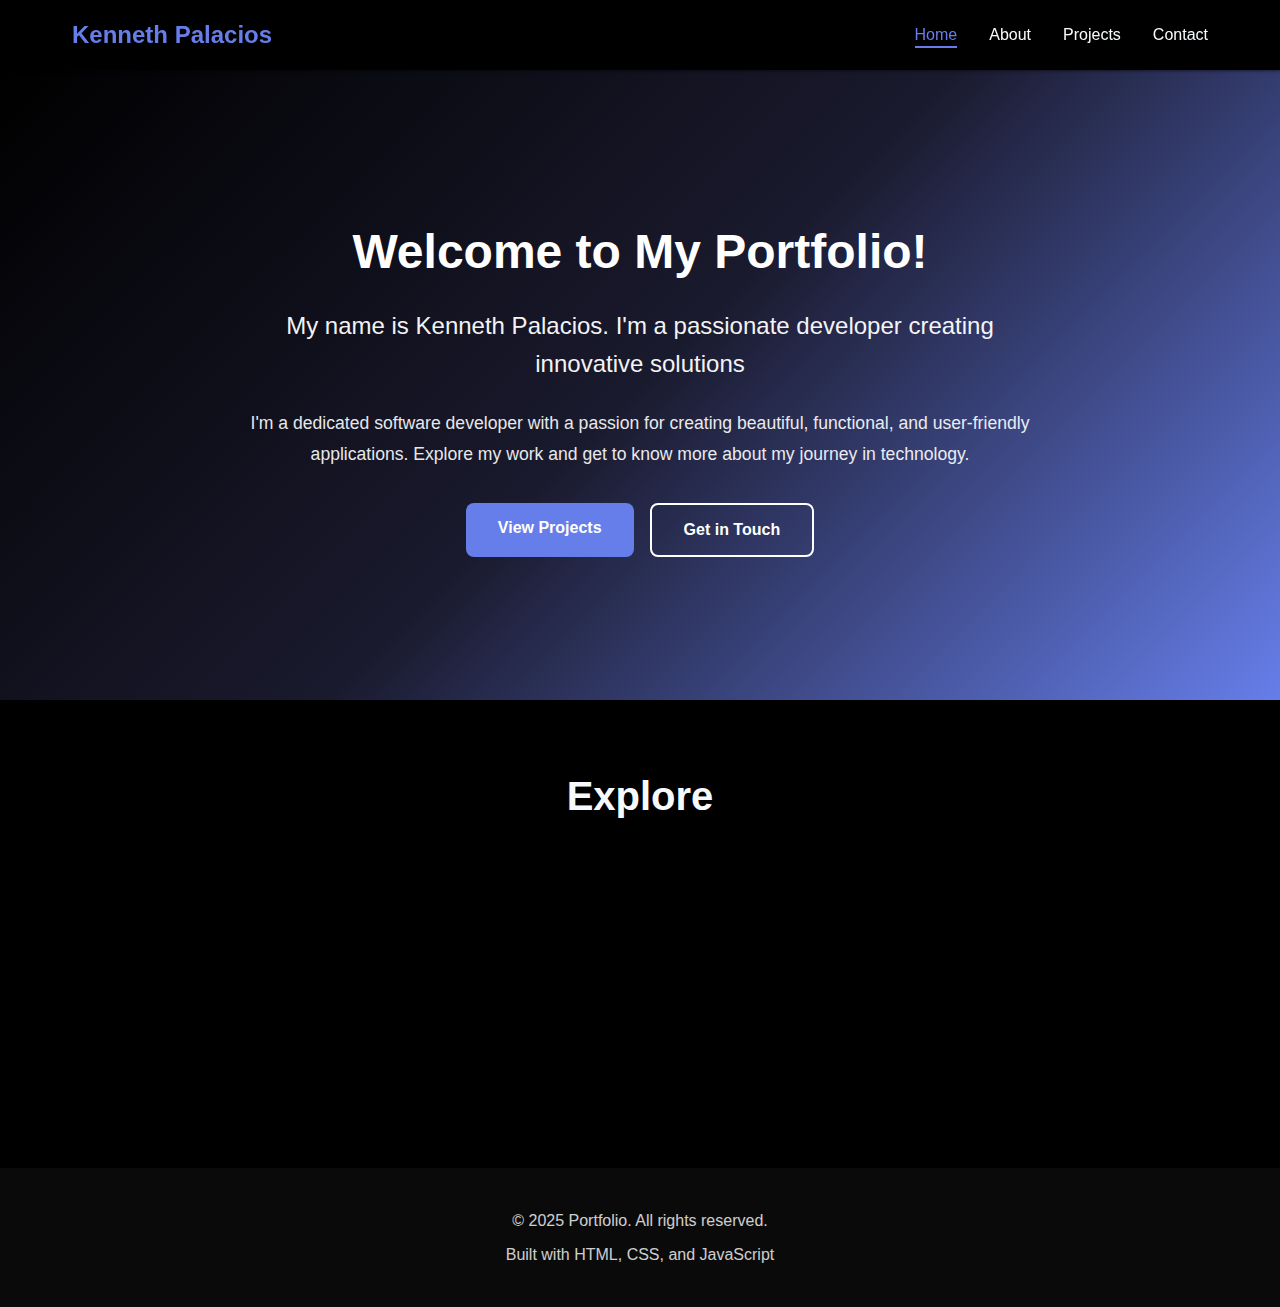
<file: index.html>
<!DOCTYPE html>
<html lang="en">
<head>
    <meta charset="UTF-8">
    <meta name="viewport" content="width=device-width, initial-scale=1.0">
    <meta name="description" content="Personal portfolio website showcasing projects, skills, and experience">
    <title>Home - Portfolio</title>
    <link rel="stylesheet" href="styles.css">
</head>
<body>
    <header>
        <nav class="navbar">
            <div class="nav-brand">
                <a href="index.html">Kenneth Palacios</a>
            </div>
            <ul class="nav-menu" id="navMenu">
                <li><a href="index.html" class="active">Home</a></li>
                <li><a href="about.html">About</a></li>
                <li><a href="projects.html">Projects</a></li>
                <!-- <li><a href="skills.html">Skills</a></li> -->
                <li><a href="contact.html">Contact</a></li>
            </ul>
            <div class="hamburger" id="hamburger" aria-label="Toggle navigation menu">
                <span></span>
                <span></span>
                <span></span>
            </div>
        </nav>
    </header>

    <main>
        <section class="hero">
            <div class="hero-content">
                <h1>Welcome to My Portfolio!</h1>
                <p class="hero-subtitle">My name is Kenneth Palacios. I'm a passionate developer creating innovative solutions</p>
                <p class="hero-description">
                    I'm a dedicated software developer with a passion for creating 
                    beautiful, functional, and user-friendly applications. Explore my work 
                    and get to know more about my journey in technology.
                </p>
                <div class="hero-buttons">
                    <a href="projects.html" class="btn btn-primary">View Projects</a>
                    <a href="contact.html" class="btn btn-secondary">Get in Touch</a>
                </div>
            </div>
        </section>

        <section class="quick-links">
            <div class="container">
                <h2>Explore</h2>
                <div class="links-grid">
                    <a href="about.html" class="link-card">
                        <h3>About Me</h3>
                        <p>Learn about my background, education, and interests</p>
                    </a>
                    <a href="projects.html" class="link-card">
                        <h3>Projects</h3>
                        <p>Check out my latest projects and creations</p>
                    </a>
                    <a href="skills.html" class="link-card">
                        <h3>Skills</h3>
                        <p>View my technical skills and proficiencies</p>
                    </a>
                </div>
            </div>
        </section>
    </main>

    <footer>
        <div class="container">
            <p>&copy; 2025 Portfolio. All rights reserved.</p>
            <p>Built with HTML, CSS, and JavaScript</p>
        </div>
    </footer>

    <script src="script.js"></script>
</body>
</html>
</file>
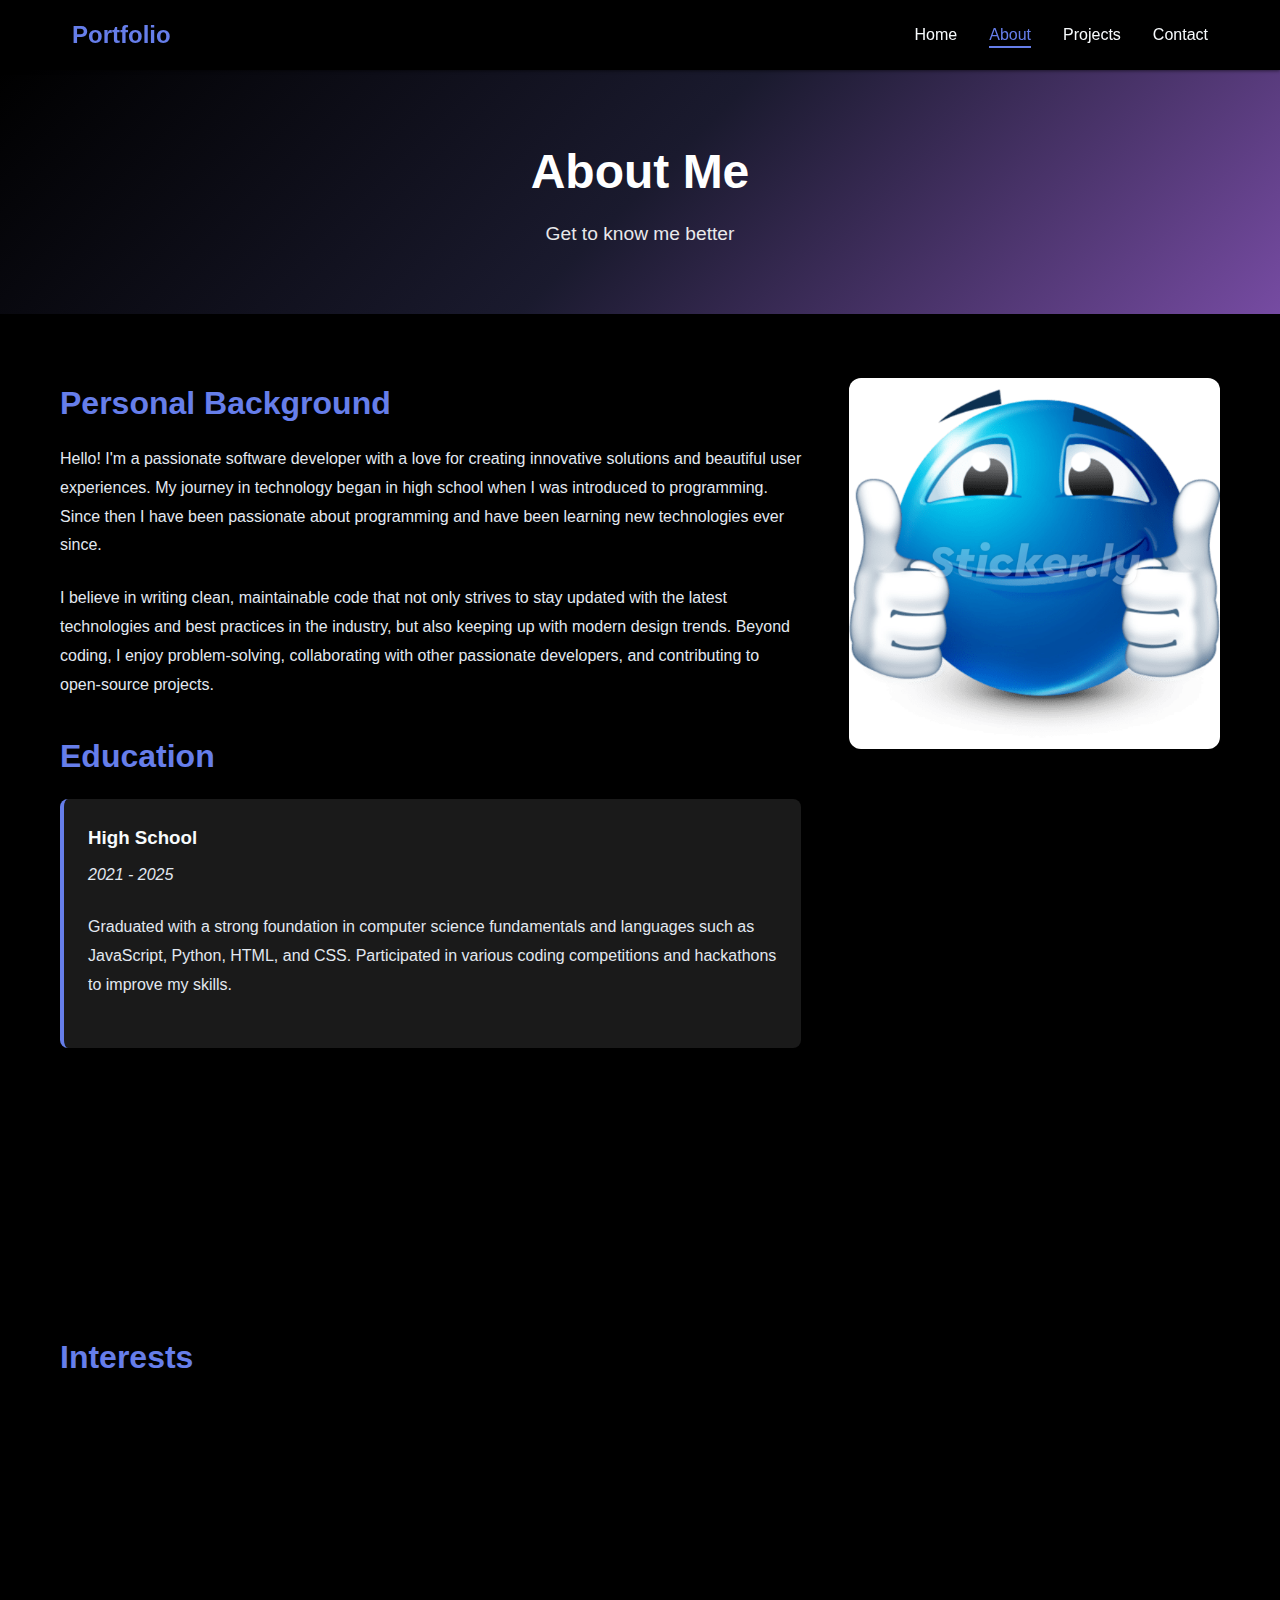
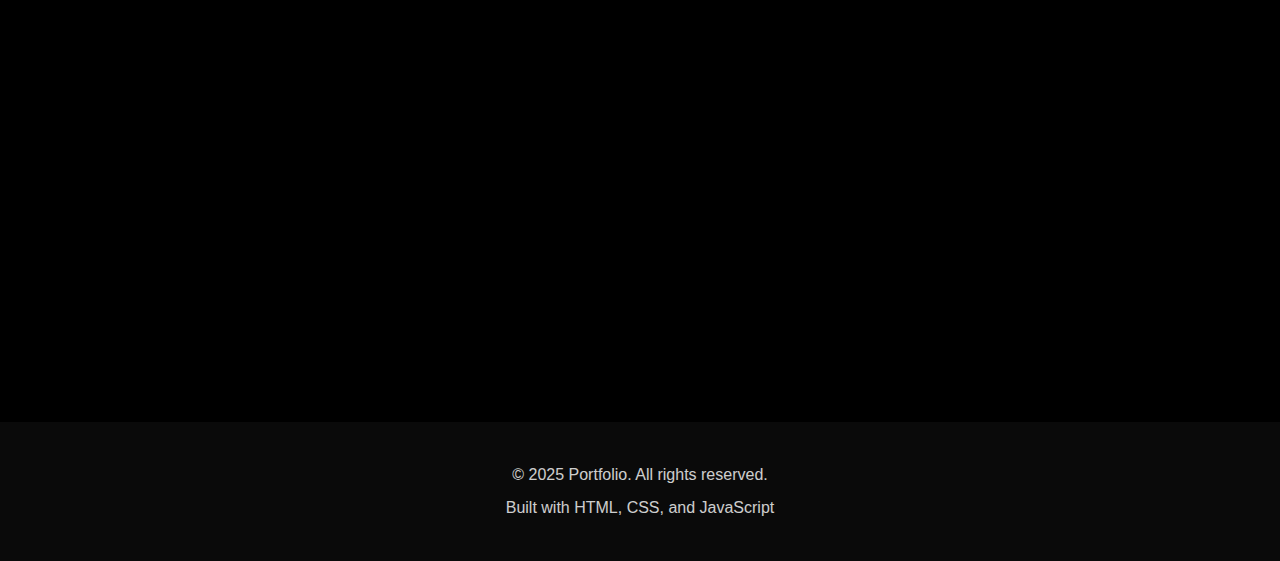
<file: about.html>
<!DOCTYPE html>
<html lang="en">
<head>
    <meta charset="UTF-8">
    <meta name="viewport" content="width=device-width, initial-scale=1.0">
    <meta name="description" content="About me - Personal background, education, and interests">
    <title>About Me - Portfolio</title>
    <link rel="stylesheet" href="styles.css">
</head>
<body>
    <header>
        <nav class="navbar">
            <div class="nav-brand">
                <a href="index.html">Portfolio</a>
            </div>
            <ul class="nav-menu" id="navMenu">
                <li><a href="index.html">Home</a></li>
                <li><a href="about.html" class="active">About</a></li>
                <li><a href="projects.html">Projects</a></li>
                <!-- <li><a href="skills.html">Skills</a></li> -->
                <li><a href="contact.html">Contact</a></li>
            </ul>
            <div class="hamburger" id="hamburger" aria-label="Toggle navigation menu">
                <span></span>
                <span></span>
                <span></span>
            </div>
        </nav>
    </header>

    <main>
        <section class="page-header">
            <div class="container">
                <h1>About Me</h1>
                <p class="page-subtitle">Get to know me better</p>
            </div>
        </section>

        <section class="about-content">
            <div class="container">
                <div class="about-grid">
                    <div class="about-text">
                        <h2>Personal Background</h2>
                        <p>
                            Hello! I'm a passionate software developer with a love for creating 
                            innovative solutions and beautiful user experiences. My journey in 
                            technology began in high school when I was introduced to programming. Since then 
                            I have been passionate about programming and have been learning new technologies ever since.
                        </p>
                        <p>
                            I believe in writing clean, maintainable code that not only strives to 
                            stay updated with the latest technologies and best practices in the 
                            industry, but also keeping up with modern design trends. Beyond coding, I enjoy problem-solving, collaborating with 
                            other passionate developers, and contributing to open-source projects.
                        </p>

                        <h2>Education</h2>
                        <div class="education-item">
                            <h3>High School</h3>
                            <p class="education-date">2021 - 2025</p>
                            <p>
                                Graduated with a strong foundation in computer science fundamentals and languages such as JavaScript, Python, HTML, and CSS. 
                                 Participated in various coding competitions and hackathons to improve my skills.
                            </p>
                        </div>
                        <div class="education-item">
                            <h3>Current</h3>
                            <p class="education-date">2025 - Present</p>
                            <p>
                                Currently attending college at the New Jersey Institute of Technology to pursue a Bachelor of Science in Electrical and Computer Engineering.
                            </p>
                        </div>
                        <h2>Interests</h2>
                        <div class="interests-grid">
                            <div class="interest-item">
                                <h4>Open Source</h4>
                                <p>Contributing to open-source projects and building community</p>
                            </div>
                            <div class="interest-item">
                                <h4>Gaming</h4>
                                <p>I love seeing what other people's projects and how I can take inspiration from them to improve my own projects. </p>
                            </div>
                            <br>
                            <div class="interest-item">
                                <h4>Music</h4>
                                <p>Keeping up with the lastest artists and expanding my music taste helps broaden my horizons and expand my knowledge.</p>
                            </div>
                            <div class="interest-item">
                                <h4>News</h4>
                                <p>Keeping up with the lastest tech news and trends helps me stay updated with the latest technologies and best practices in the industry.</p>
                            </div>
                        </div>
                    </div>
                    <div class="about-image">
                        <img src="images/File_000.png" alt="Profile photo" class="profile-image">
                    </div>
                </div>
            </div>
        </section>
    </main>

    <footer>
        <div class="container">
            <p>&copy; 2025 Portfolio. All rights reserved.</p>
            <p>Built with HTML, CSS, and JavaScript</p>
        </div>
    </footer>

    <script src="script.js"></script>
</body>
</html>
</file>
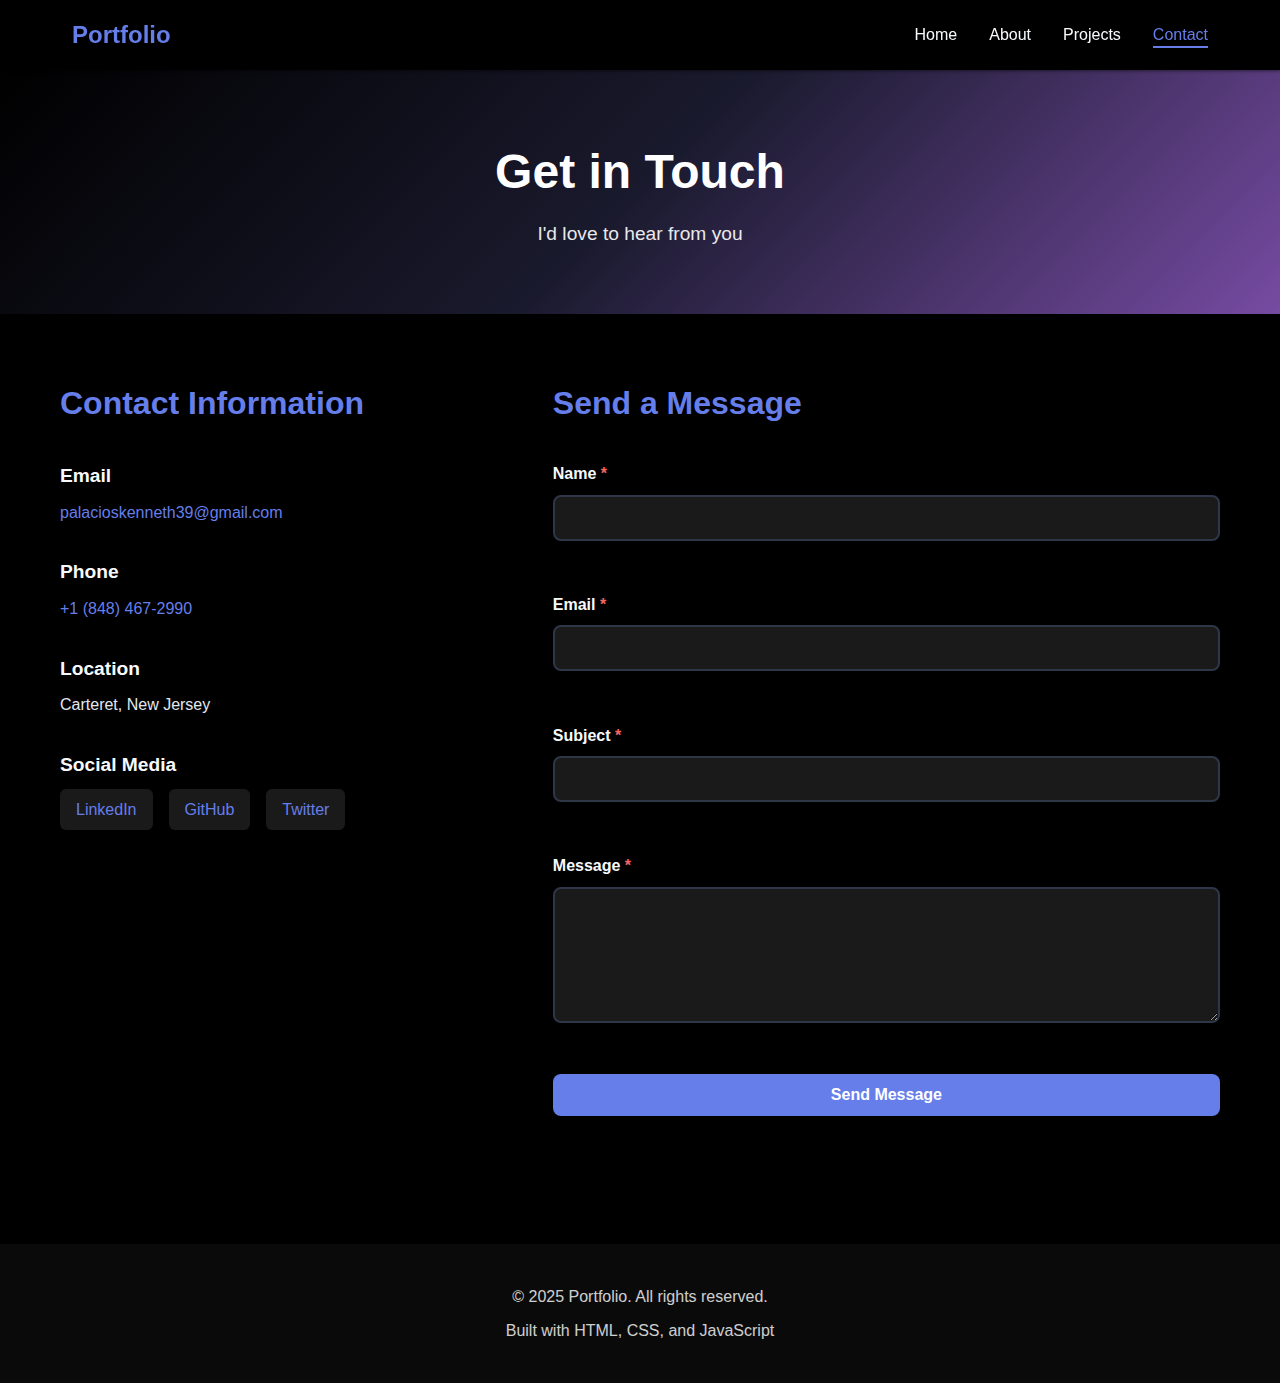
<file: contact.html>
<!DOCTYPE html>
<html lang="en">
<head>
    <meta charset="UTF-8">
    <meta name="viewport" content="width=device-width, initial-scale=1.0">
    <meta name="description" content="Contact information and contact form">
    <title>Contact - Portfolio</title>
    <link rel="stylesheet" href="styles.css">
</head>
<body>
    <header>
        <nav class="navbar">
            <div class="nav-brand">
                <a href="index.html">Portfolio</a>
            </div>
            <ul class="nav-menu" id="navMenu">
                <li><a href="index.html">Home</a></li>
                <li><a href="about.html">About</a></li>
                <li><a href="projects.html">Projects</a></li>
                <!-- <li><a href="skills.html">Skills</a></li> -->
                <li><a href="contact.html" class="active">Contact</a></li>
            </ul>
            <div class="hamburger" id="hamburger" aria-label="Toggle navigation menu">
                <span></span>
                <span></span>
                <span></span>
            </div>
        </nav>
    </header>

    <main>
        <section class="page-header">
            <div class="container">
                <h1>Get in Touch</h1>
                <p class="page-subtitle">I'd love to hear from you</p>
            </div>
        </section>

        <section class="contact-section">
            <div class="container">
                <div class="contact-grid">
                    <div class="contact-info">
                        <h2>Contact Information</h2>
                        <div class="info-item">
                            <h3>Email</h3>
                            <a href="mailto:your.email@example.com" aria-label="Send email">palacioskenneth39@gmail.com</a>
                        </div>
                        <div class="info-item">
                            <h3>Phone</h3>
                            <a href="tel:+1234567890" aria-label="Call phone number">+1 (848) 467-2990</a>
                        </div>
                        <div class="info-item">
                            <h3>Location</h3>
                            <p>Carteret, New Jersey</p>
                        </div>
                        <div class="info-item">
                            <h3>Social Media</h3>
                            <div class="social-links">
                                <a href="https://linkedin.com" target="_blank" rel="noopener noreferrer" aria-label="LinkedIn profile">LinkedIn</a>
                                <a href="https://github.com" target="_blank" rel="noopener noreferrer" aria-label="GitHub profile">GitHub</a>
                                <a href="https://twitter.com" target="_blank" rel="noopener noreferrer" aria-label="Twitter profile">Twitter</a>
                            </div>
                        </div>
                    </div>

                    <div class="contact-form-container">
                        <h2>Send a Message</h2>
                        <form id="contactForm" class="contact-form" novalidate>
                            <div class="form-group">
                                <label for="name">Name <span class="required">*</span></label>
                                <input 
                                    type="text" 
                                    id="name" 
                                    name="name" 
                                    required 
                                    aria-required="true"
                                    aria-describedby="name-error"
                                    autocomplete="name"
                                >
                                <span class="error-message" id="name-error" role="alert"></span>
                            </div>

                            <div class="form-group">
                                <label for="email">Email <span class="required">*</span></label>
                                <input 
                                    type="email" 
                                    id="email" 
                                    name="email" 
                                    required 
                                    aria-required="true"
                                    aria-describedby="email-error"
                                    autocomplete="email"
                                >
                                <span class="error-message" id="email-error" role="alert"></span>
                            </div>

                            <div class="form-group">
                                <label for="subject">Subject <span class="required">*</span></label>
                                <input 
                                    type="text" 
                                    id="subject" 
                                    name="subject" 
                                    required 
                                    aria-required="true"
                                    aria-describedby="subject-error"
                                >
                                <span class="error-message" id="subject-error" role="alert"></span>
                            </div>

                            <div class="form-group">
                                <label for="message">Message <span class="required">*</span></label>
                                <textarea 
                                    id="message" 
                                    name="message" 
                                    rows="6" 
                                    required 
                                    aria-required="true"
                                    aria-describedby="message-error"
                                ></textarea>
                                <span class="error-message" id="message-error" role="alert"></span>
                            </div>

                            <button type="submit" class="btn btn-primary">Send Message</button>
                            <div class="form-success" id="formSuccess" role="alert"></div>
                        </form>
                    </div>
                </div>
            </div>
        </section>
    </main>

    <footer>
        <div class="container">
            <p>&copy; 2025 Portfolio. All rights reserved.</p>
            <p>Built with HTML, CSS, and JavaScript</p>
        </div>
    </footer>

    <script src="script.js"></script>
</body>
</html>
</file>
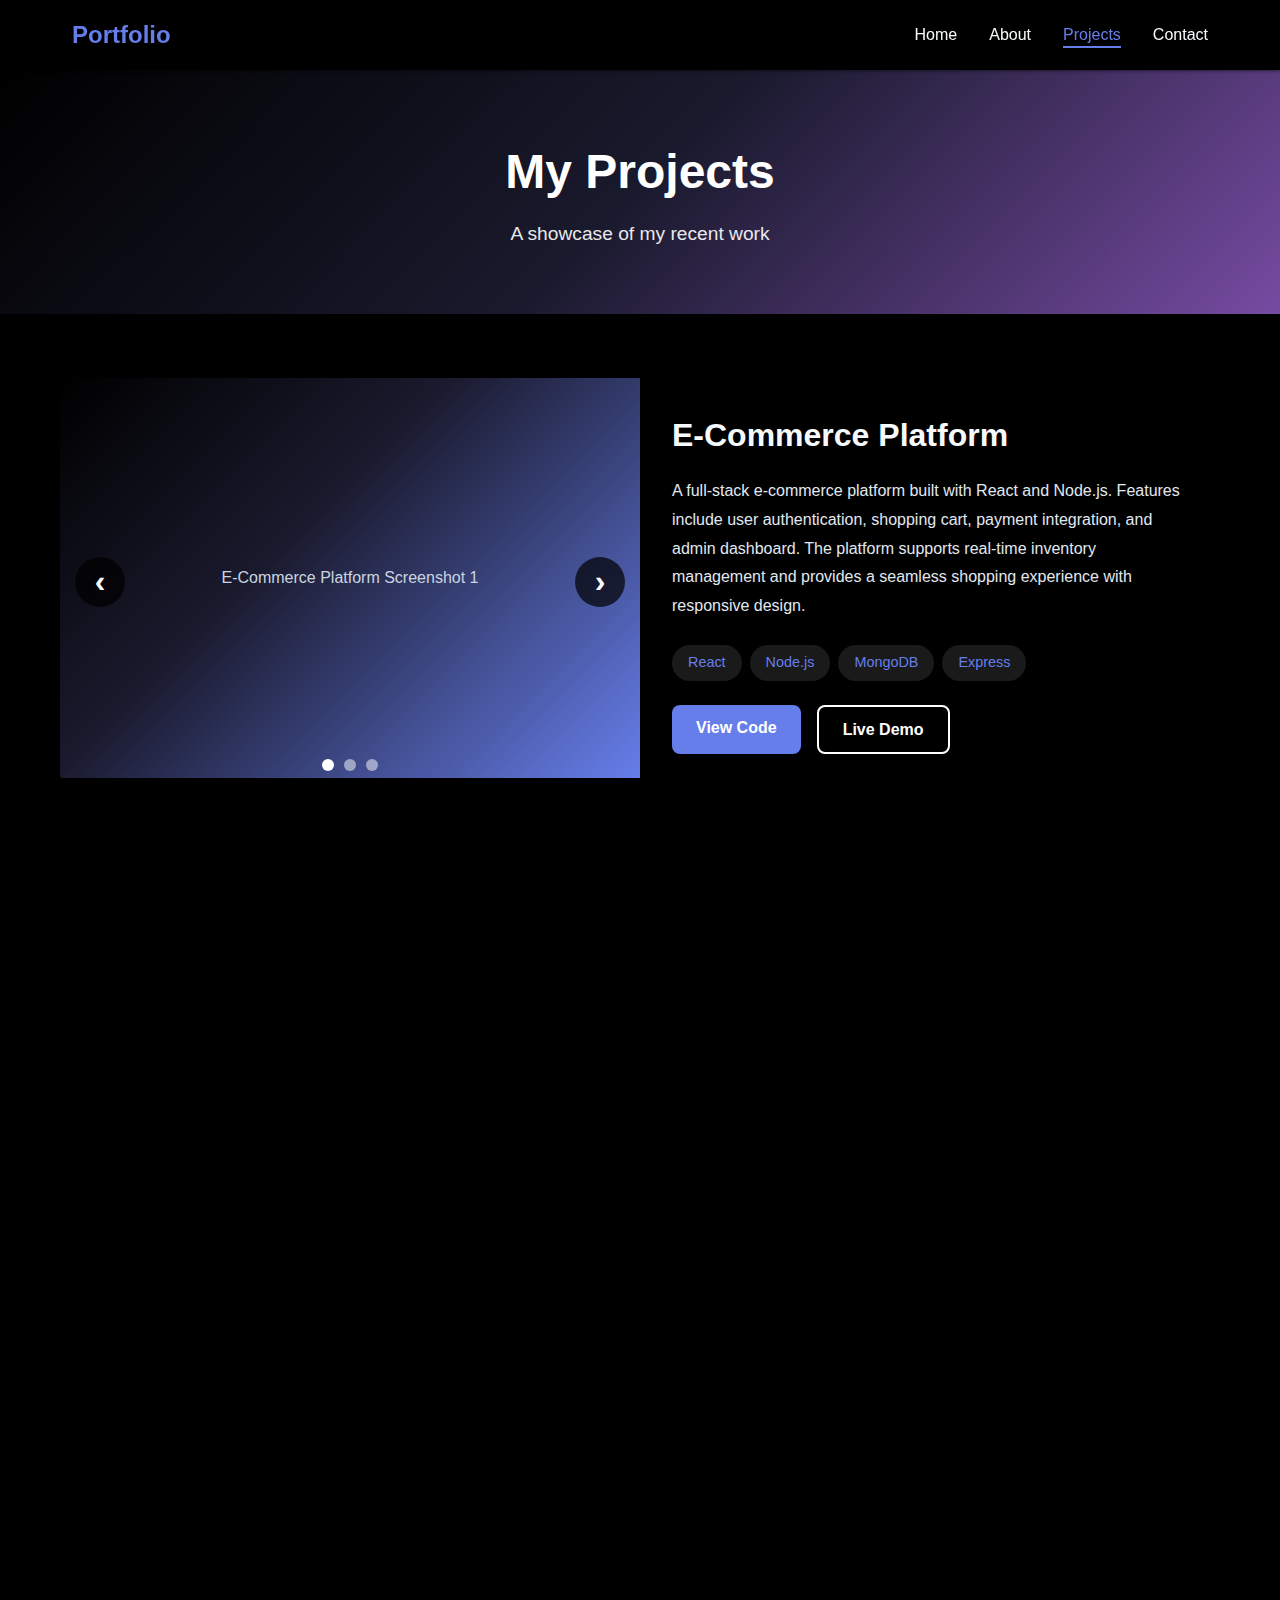
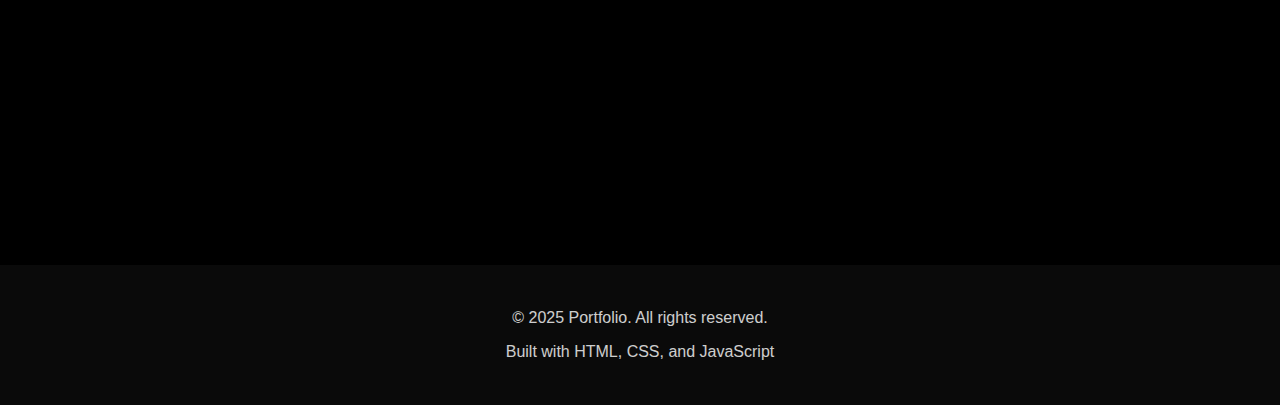
<file: projects.html>
<!DOCTYPE html>
<html lang="en">
<head>
    <meta charset="UTF-8">
    <meta name="viewport" content="width=device-width, initial-scale=1.0">
    <meta name="description" content="Project portfolio showcasing web development projects">
    <title>Projects - Portfolio</title>
    <link rel="stylesheet" href="styles.css">
</head>
<body>
    <header>
        <nav class="navbar">
            <div class="nav-brand">
                <a href="index.html">Portfolio</a>
            </div>
            <ul class="nav-menu" id="navMenu">
                <li><a href="index.html">Home</a></li>
                <li><a href="about.html">About</a></li>
                <li><a href="projects.html" class="active">Projects</a></li>
                <!-- <li><a href="skills.html">Skills</a></li> -->
                <li><a href="contact.html">Contact</a></li>
            </ul>
            <div class="hamburger" id="hamburger" aria-label="Toggle navigation menu">
                <span></span>
                <span></span>
                <span></span>
            </div>
        </nav>
    </header>

    <main>
        <section class="page-header">
            <div class="container">
                <h1>My Projects</h1>
                <p class="page-subtitle">A showcase of my recent work</p>
            </div>
        </section>

        <section class="projects-section">
            <div class="container">
                <!-- Project 1 -->
                <article class="project-card">
                    <div class="project-carousel">
                        <div class="carousel-container" id="carousel1" role="region" aria-label="E-Commerce Platform project carousel">
                            <div class="carousel-slide active">
                                <div class="image-placeholder project-image" style="background: linear-gradient(135deg, #000000 0%, #1a1a2e 40%, #667eea 100%);" role="img" aria-label="E-Commerce Platform Screenshot 1">
                                    <p>E-Commerce Platform Screenshot 1</p>
                                </div>
                            </div>
                            <div class="carousel-slide">
                                <div class="image-placeholder project-image" style="background: linear-gradient(135deg, #000000 0%, #1a1a2e 40%, #f093fb 100%);" role="img" aria-label="E-Commerce Platform Screenshot 2">
                                    <p>E-Commerce Platform Screenshot 2</p>
                                </div>
                            </div>
                            <div class="carousel-slide">
                                <div class="image-placeholder project-image" style="background: linear-gradient(135deg, #000000 0%, #0a1828 40%, #4facfe 100%);" role="img" aria-label="E-Commerce Platform Screenshot 3">
                                    <p>E-Commerce Platform Screenshot 3</p>
                                </div>
                            </div>
                        </div>
                        <button class="carousel-btn prev" onclick="changeSlide(1, -1)" aria-label="Previous slide">‹</button>
                        <button class="carousel-btn next" onclick="changeSlide(1, 1)" aria-label="Next slide">›</button>
                        <div class="carousel-dots" role="tablist" aria-label="Project image slides">
                            <button type="button" class="dot active" onclick="currentSlide(1, 0)" aria-label="Go to slide 1" role="tab" aria-selected="true" tabindex="0"></button>
                            <button type="button" class="dot" onclick="currentSlide(1, 1)" aria-label="Go to slide 2" role="tab" aria-selected="false" tabindex="0"></button>
                            <button type="button" class="dot" onclick="currentSlide(1, 2)" aria-label="Go to slide 3" role="tab" aria-selected="false" tabindex="0"></button>
                        </div>
                    </div>
                    <div class="project-info">
                        <h2>E-Commerce Platform</h2>
                        <p class="project-description">
                            A full-stack e-commerce platform built with React and Node.js. Features include 
                            user authentication, shopping cart, payment integration, and admin dashboard. 
                            The platform supports real-time inventory management and provides a seamless 
                            shopping experience with responsive design.
                        </p>
                        <div class="project-tech">
                            <span class="tech-tag">React</span>
                            <span class="tech-tag">Node.js</span>
                            <span class="tech-tag">MongoDB</span>
                            <span class="tech-tag">Express</span>
                        </div>
                        <div class="project-links">
                            <a href="https://github.com" target="_blank" rel="noopener noreferrer" class="btn btn-primary">View Code</a>
                            <a href="https://example.com" target="_blank" rel="noopener noreferrer" class="btn btn-secondary">Live Demo</a>
                        </div>
                    </div>
                </article>

                <!-- Project 2 -->
                <article class="project-card">
                    <div class="project-carousel">
                        <div class="carousel-container" id="carousel2" role="region" aria-label="Task Management Application project carousel">
                            <div class="carousel-slide active">
                                <div class="image-placeholder project-image" style="background: linear-gradient(135deg, #000000 0%, #2d1b3d 40%, #fa709a 100%);" role="img" aria-label="Task Management App Screenshot 1">
                                    <p>Task Management App Screenshot 1</p>
                                </div>
                            </div>
                            <div class="carousel-slide">
                                <div class="image-placeholder project-image" style="background: linear-gradient(135deg, #000000 0%, #1a0a2e 40%, #30cfd0 100%);" role="img" aria-label="Task Management App Screenshot 2">
                                    <p>Task Management App Screenshot 2</p>
                                </div>
                            </div>
                        </div>
                        <button class="carousel-btn prev" onclick="changeSlide(2, -1)" aria-label="Previous slide">‹</button>
                        <button class="carousel-btn next" onclick="changeSlide(2, 1)" aria-label="Next slide">›</button>
                        <div class="carousel-dots" role="tablist" aria-label="Project image slides">
                            <button type="button" class="dot active" onclick="currentSlide(2, 0)" aria-label="Go to slide 1" role="tab" aria-selected="true" tabindex="0"></button>
                            <button type="button" class="dot" onclick="currentSlide(2, 1)" aria-label="Go to slide 2" role="tab" aria-selected="false" tabindex="0"></button>
                        </div>
                    </div>
                    <div class="project-info">
                        <h2>Task Management Application</h2>
                        <p class="project-description">
                            A collaborative task management application built with Vue.js and Firebase. 
                            Enables teams to organize tasks, set priorities, track progress, and 
                            collaborate in real-time. Features include drag-and-drop functionality, 
                            deadline reminders, and team member assignments.
                        </p>
                        <div class="project-tech">
                            <span class="tech-tag">Vue.js</span>
                            <span class="tech-tag">Firebase</span>
                            <span class="tech-tag">CSS3</span>
                            <span class="tech-tag">JavaScript</span>
                        </div>
                        <div class="project-links">
                            <a href="https://github.com" target="_blank" rel="noopener noreferrer" class="btn btn-primary">View Code</a>
                            <a href="https://example.com" target="_blank" rel="noopener noreferrer" class="btn btn-secondary">Live Demo</a>
                        </div>
                    </div>
                </article>

                <!-- Project 3 -->
                <article class="project-card">
                    <div class="project-carousel">
                        <div class="carousel-container" id="carousel3" role="region" aria-label="Weather Dashboard project carousel">
                            <div class="carousel-slide active">
                                <div class="image-placeholder project-image" style="background: linear-gradient(135deg, #000000 0%, #0a1e2e 40%, #4facfe 100%);" role="img" aria-label="Weather Dashboard Screenshot 1">
                                    <p>Weather Dashboard Screenshot 1</p>
                                </div>
                            </div>
                            <div class="carousel-slide">
                                <div class="image-placeholder project-image" style="background: linear-gradient(135deg, #000000 0%, #2d1b3d 40%, #ff9a9e 100%);" role="img" aria-label="Weather Dashboard Screenshot 2">
                                    <p>Weather Dashboard Screenshot 2</p>
                                </div>
                            </div>
                            <div class="carousel-slide">
                                <div class="image-placeholder project-image" style="background: linear-gradient(135deg, #000000 0%, #2e1f1a 40%, #ff6b6b 100%);" role="img" aria-label="Weather Dashboard Screenshot 3">
                                    <p>Weather Dashboard Screenshot 3</p>
                                </div>
                            </div>
                        </div>
                        <button class="carousel-btn prev" onclick="changeSlide(3, -1)" aria-label="Previous slide">‹</button>
                        <button class="carousel-btn next" onclick="changeSlide(3, 1)" aria-label="Next slide">›</button>
                        <div class="carousel-dots" role="tablist" aria-label="Project image slides">
                            <button type="button" class="dot active" onclick="currentSlide(3, 0)" aria-label="Go to slide 1" role="tab" aria-selected="true" tabindex="0"></button>
                            <button type="button" class="dot" onclick="currentSlide(3, 1)" aria-label="Go to slide 2" role="tab" aria-selected="false" tabindex="0"></button>
                            <button type="button" class="dot" onclick="currentSlide(3, 2)" aria-label="Go to slide 3" role="tab" aria-selected="false" tabindex="0"></button>
                        </div>
                    </div>
                    <div class="project-info">
                        <h2>Weather Dashboard</h2>
                        <p class="project-description">
                            An interactive weather dashboard that provides real-time weather information 
                            and forecasts. Built with vanilla JavaScript and integrates with a weather 
                            API to display current conditions, hourly forecasts, and 7-day predictions. 
                            Features include location search, weather maps, and beautiful data visualization.
                        </p>
                        <div class="project-tech">
                            <span class="tech-tag">JavaScript</span>
                            <span class="tech-tag">HTML5</span>
                            <span class="tech-tag">CSS3</span>
                            <span class="tech-tag">Weather API</span>
                        </div>
                        <div class="project-links">
                            <a href="https://github.com" target="_blank" rel="noopener noreferrer" class="btn btn-primary">View Code</a>
                            <a href="https://example.com" target="_blank" rel="noopener noreferrer" class="btn btn-secondary">Live Demo</a>
                        </div>
                    </div>
                </article>
            </div>
        </section>
    </main>

    <footer>
        <div class="container">
            <p>&copy; 2025 Portfolio. All rights reserved.</p>
            <p>Built with HTML, CSS, and JavaScript</p>
        </div>
    </footer>

    <script src="script.js"></script>
</body>
</html>
</file>
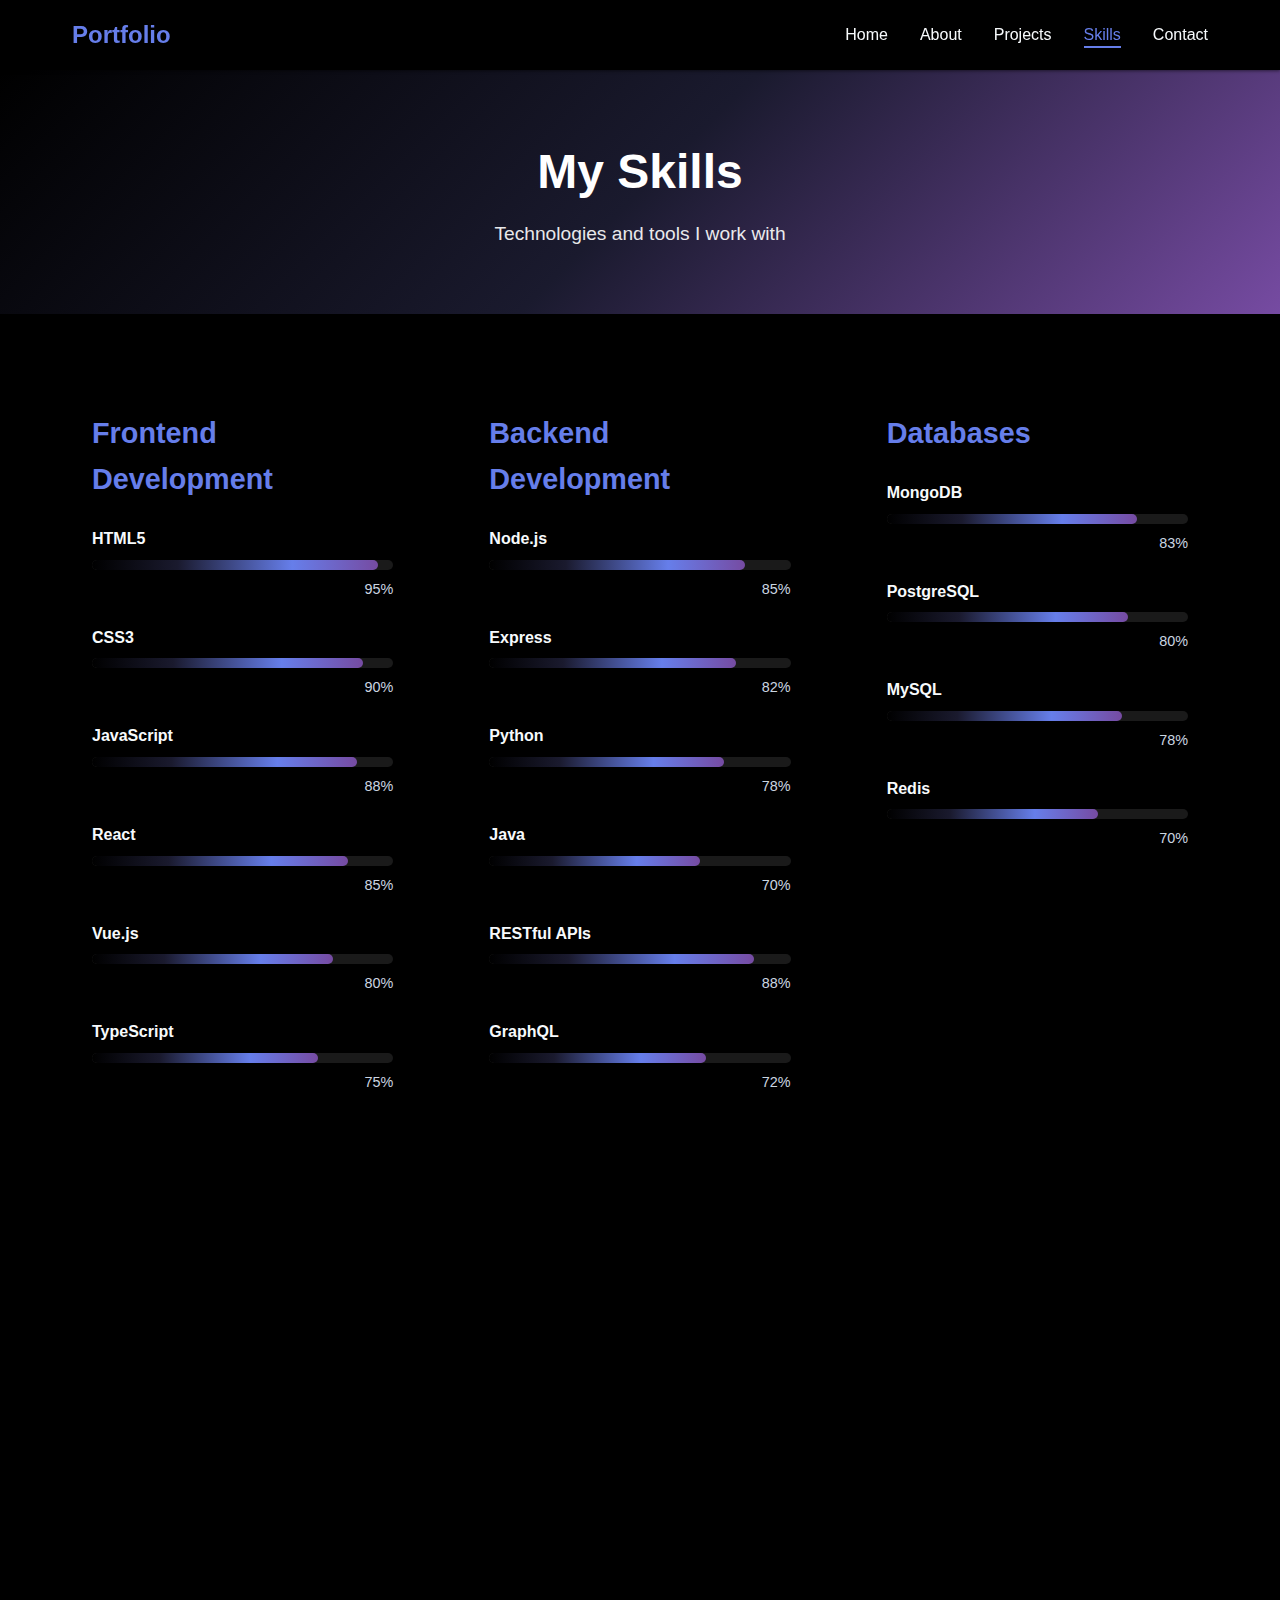
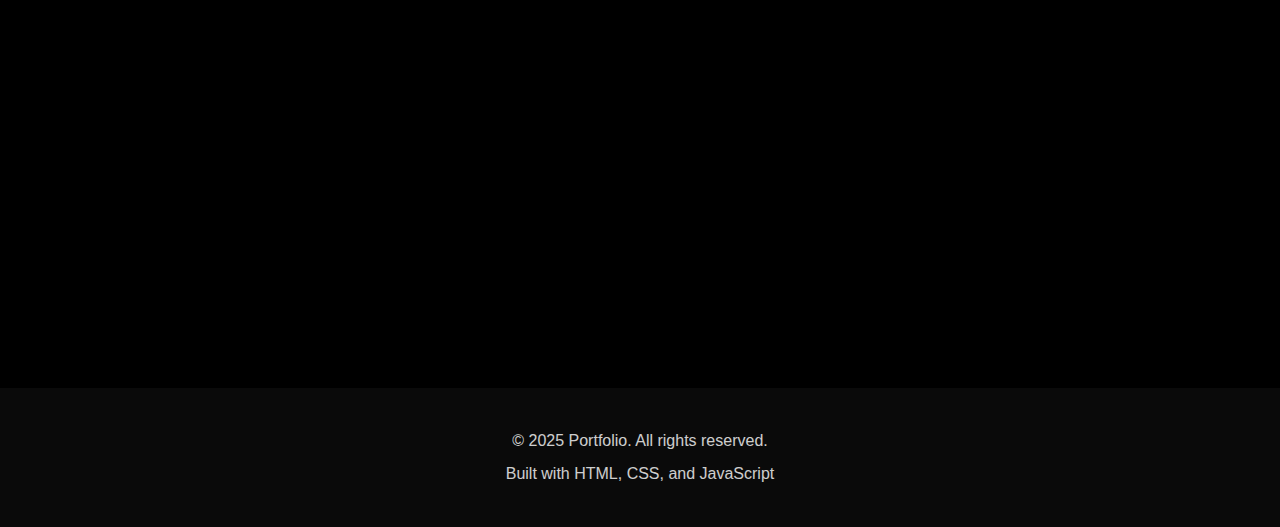
<file: skills.html>
<!DOCTYPE html>
<html lang="en">
<head>
    <meta charset="UTF-8">
    <meta name="viewport" content="width=device-width, initial-scale=1.0">
    <meta name="description" content="Technical skills and proficiencies">
    <title>Skills - Portfolio</title>
    <link rel="stylesheet" href="styles.css">
</head>
<body>
    <header>
        <nav class="navbar">
            <div class="nav-brand">
                <a href="index.html">Portfolio</a>
            </div>
            <ul class="nav-menu" id="navMenu">
                <li><a href="index.html">Home</a></li>
                <li><a href="about.html">About</a></li>
                <li><a href="projects.html">Projects</a></li>
                <li><a href="skills.html" class="active">Skills</a></li>
                <li><a href="contact.html">Contact</a></li>
            </ul>
            <div class="hamburger" id="hamburger" aria-label="Toggle navigation menu">
                <span></span>
                <span></span>
                <span></span>
            </div>
        </nav>
    </header>

    <main>
        <section class="page-header">
            <div class="container">
                <h1>My Skills</h1>
                <p class="page-subtitle">Technologies and tools I work with</p>
            </div>
        </section>

        <section class="skills-section">
            <div class="container">
                <div class="skills-grid">
                    <div class="skill-category">
                        <h2>Frontend Development</h2>
                        <div class="skills-list">
                            <div class="skill-item">
                                <span class="skill-name">HTML5</span>
                                <div class="skill-bar">
                                    <div class="skill-progress" style="width: 95%"></div>
                                </div>
                                <span class="skill-percent">95%</span>
                            </div>
                            <div class="skill-item">
                                <span class="skill-name">CSS3</span>
                                <div class="skill-bar">
                                    <div class="skill-progress" style="width: 90%"></div>
                                </div>
                                <span class="skill-percent">90%</span>
                            </div>
                            <div class="skill-item">
                                <span class="skill-name">JavaScript</span>
                                <div class="skill-bar">
                                    <div class="skill-progress" style="width: 88%"></div>
                                </div>
                                <span class="skill-percent">88%</span>
                            </div>
                            <div class="skill-item">
                                <span class="skill-name">React</span>
                                <div class="skill-bar">
                                    <div class="skill-progress" style="width: 85%"></div>
                                </div>
                                <span class="skill-percent">85%</span>
                            </div>
                            <div class="skill-item">
                                <span class="skill-name">Vue.js</span>
                                <div class="skill-bar">
                                    <div class="skill-progress" style="width: 80%"></div>
                                </div>
                                <span class="skill-percent">80%</span>
                            </div>
                            <div class="skill-item">
                                <span class="skill-name">TypeScript</span>
                                <div class="skill-bar">
                                    <div class="skill-progress" style="width: 75%"></div>
                                </div>
                                <span class="skill-percent">75%</span>
                            </div>
                        </div>
                    </div>

                    <div class="skill-category">
                        <h2>Backend Development</h2>
                        <div class="skills-list">
                            <div class="skill-item">
                                <span class="skill-name">Node.js</span>
                                <div class="skill-bar">
                                    <div class="skill-progress" style="width: 85%"></div>
                                </div>
                                <span class="skill-percent">85%</span>
                            </div>
                            <div class="skill-item">
                                <span class="skill-name">Express</span>
                                <div class="skill-bar">
                                    <div class="skill-progress" style="width: 82%"></div>
                                </div>
                                <span class="skill-percent">82%</span>
                            </div>
                            <div class="skill-item">
                                <span class="skill-name">Python</span>
                                <div class="skill-bar">
                                    <div class="skill-progress" style="width: 78%"></div>
                                </div>
                                <span class="skill-percent">78%</span>
                            </div>
                            <div class="skill-item">
                                <span class="skill-name">Java</span>
                                <div class="skill-bar">
                                    <div class="skill-progress" style="width: 70%"></div>
                                </div>
                                <span class="skill-percent">70%</span>
                            </div>
                            <div class="skill-item">
                                <span class="skill-name">RESTful APIs</span>
                                <div class="skill-bar">
                                    <div class="skill-progress" style="width: 88%"></div>
                                </div>
                                <span class="skill-percent">88%</span>
                            </div>
                            <div class="skill-item">
                                <span class="skill-name">GraphQL</span>
                                <div class="skill-bar">
                                    <div class="skill-progress" style="width: 72%"></div>
                                </div>
                                <span class="skill-percent">72%</span>
                            </div>
                        </div>
                    </div>

                    <div class="skill-category">
                        <h2>Databases</h2>
                        <div class="skills-list">
                            <div class="skill-item">
                                <span class="skill-name">MongoDB</span>
                                <div class="skill-bar">
                                    <div class="skill-progress" style="width: 83%"></div>
                                </div>
                                <span class="skill-percent">83%</span>
                            </div>
                            <div class="skill-item">
                                <span class="skill-name">PostgreSQL</span>
                                <div class="skill-bar">
                                    <div class="skill-progress" style="width: 80%"></div>
                                </div>
                                <span class="skill-percent">80%</span>
                            </div>
                            <div class="skill-item">
                                <span class="skill-name">MySQL</span>
                                <div class="skill-bar">
                                    <div class="skill-progress" style="width: 78%"></div>
                                </div>
                                <span class="skill-percent">78%</span>
                            </div>
                            <div class="skill-item">
                                <span class="skill-name">Redis</span>
                                <div class="skill-bar">
                                    <div class="skill-progress" style="width: 70%"></div>
                                </div>
                                <span class="skill-percent">70%</span>
                            </div>
                        </div>
                    </div>

                    <div class="skill-category">
                        <h2>Tools & Technologies</h2>
                        <div class="skills-list">
                            <div class="skill-item">
                                <span class="skill-name">Git & GitHub</span>
                                <div class="skill-bar">
                                    <div class="skill-progress" style="width: 90%"></div>
                                </div>
                                <span class="skill-percent">90%</span>
                            </div>
                            <div class="skill-item">
                                <span class="skill-name">Docker</span>
                                <div class="skill-bar">
                                    <div class="skill-progress" style="width: 75%"></div>
                                </div>
                                <span class="skill-percent">75%</span>
                            </div>
                            <div class="skill-item">
                                <span class="skill-name">AWS</span>
                                <div class="skill-bar">
                                    <div class="skill-progress" style="width: 72%"></div>
                                </div>
                                <span class="skill-percent">72%</span>
                            </div>
                            <div class="skill-item">
                                <span class="skill-name">CI/CD</span>
                                <div class="skill-bar">
                                    <div class="skill-progress" style="width: 68%"></div>
                                </div>
                                <span class="skill-percent">68%</span>
                            </div>
                            <div class="skill-item">
                                <span class="skill-name">Webpack</span>
                                <div class="skill-bar">
                                    <div class="skill-progress" style="width: 75%"></div>
                                </div>
                                <span class="skill-percent">75%</span>
                            </div>
                            <div class="skill-item">
                                <span class="skill-name">Firebase</span>
                                <div class="skill-bar">
                                    <div class="skill-progress" style="width: 80%"></div>
                                </div>
                                <span class="skill-percent">80%</span>
                            </div>
                        </div>
                    </div>
                </div>
            </div>
        </section>
    </main>

    <footer>
        <div class="container">
            <p>&copy; 2025 Portfolio. All rights reserved.</p>
            <p>Built with HTML, CSS, and JavaScript</p>
        </div>
    </footer>

    <script src="script.js"></script>
</body>
</html>
</file>
<file: styles.css>
/* ===== CSS Reset & Base Styles ===== */
* {
    margin: 0;
    padding: 0;
    box-sizing: border-box;
}

:root {
    --primary-color: #667eea;
    --primary-dark: #5568d3;
    --secondary-color: #764ba2;
    --accent-color: #f093fb;
    --text-primary: #f7fafc;
    --text-secondary: #e2e8f0;
    --text-light: #cbd5e0;
    --bg-primary: #000000;
    --bg-secondary: #1a1a1a;
    --bg-dark: #0a0a0a;
    --border-color: #2d3748;
    --success-color: #48bb78;
    --error-color: #f56565;
    --shadow-sm: 0 1px 3px rgba(0, 0, 0, 0.5);
    --shadow-md: 0 4px 6px rgba(0, 0, 0, 0.4);
    --shadow-lg: 0 10px 25px rgba(0, 0, 0, 0.5);
    --transition: all 0.3s ease;
}

body {
    font-family: -apple-system, BlinkMacSystemFont, 'Segoe UI', Roboto, 'Helvetica Neue', Arial, sans-serif;
    line-height: 1.6;
    color: var(--text-primary);
    background-color: var(--bg-primary);
    overflow-x: hidden;
}

.container {
    max-width: 1200px;
    margin: 0 auto;
    padding: 0 20px;
}

/* ===== Header & Navigation ===== */
header {
    background-color: var(--bg-primary);
    box-shadow: var(--shadow-sm);
    position: sticky;
    top: 0;
    z-index: 1000;
    backdrop-filter: blur(10px);
    background-color: rgba(0, 0, 0, 0.95);
}

.navbar {
    display: flex;
    justify-content: space-between;
    align-items: center;
    padding: 1rem 2rem;
    max-width: 1200px;
    margin: 0 auto;
}

.nav-brand a {
    font-size: 1.5rem;
    font-weight: 700;
    color: var(--primary-color);
    text-decoration: none;
    transition: var(--transition);
}

.nav-brand a:hover {
    color: var(--primary-dark);
}

.nav-menu {
    display: flex;
    list-style: none;
    gap: 2rem;
}

.nav-menu a {
    text-decoration: none;
    color: var(--text-primary);
    font-weight: 500;
    transition: var(--transition);
    position: relative;
}

.nav-menu a::after {
    content: '';
    position: absolute;
    bottom: -5px;
    left: 0;
    width: 0;
    height: 2px;
    background-color: var(--primary-color);
    transition: var(--transition);
}

.nav-menu a:hover::after,
.nav-menu a.active::after {
    width: 100%;
}

.nav-menu a:hover,
.nav-menu a.active {
    color: var(--primary-color);
}

.hamburger {
    display: none;
    flex-direction: column;
    cursor: pointer;
    gap: 4px;
    padding: 5px;
}

.hamburger span {
    width: 25px;
    height: 3px;
    background-color: var(--text-primary);
    transition: var(--transition);
    border-radius: 2px;
}

.hamburger.active span:nth-child(1) {
    transform: rotate(45deg) translate(8px, 8px);
}

.hamburger.active span:nth-child(2) {
    opacity: 0;
}

.hamburger.active span:nth-child(3) {
    transform: rotate(-45deg) translate(7px, -7px);
}

/* ===== Hero Section ===== */
.hero {
    background: linear-gradient(135deg, #000000 0%, #1a1a2e 50%, #667eea 100%);
    color: white;
    padding: 6rem 2rem;
    text-align: center;
    min-height: 70vh;
    display: flex;
    align-items: center;
    justify-content: center;
}

.hero-content {
    max-width: 800px;
    animation: fadeInUp 0.8s ease;
}

.hero h1 {
    font-size: 3rem;
    margin-bottom: 1rem;
    font-weight: 700;
}

.hero-subtitle {
    font-size: 1.5rem;
    margin-bottom: 1.5rem;
    opacity: 0.95;
}

.hero-description {
    font-size: 1.1rem;
    margin-bottom: 2rem;
    opacity: 0.9;
    line-height: 1.8;
}

.hero-buttons {
    display: flex;
    gap: 1rem;
    justify-content: center;
    flex-wrap: wrap;
}

/* ===== Buttons ===== */
.btn {
    display: inline-block;
    padding: 0.75rem 2rem;
    text-decoration: none;
    border-radius: 8px;
    font-weight: 600;
    transition: var(--transition);
    border: none;
    cursor: pointer;
    font-size: 1rem;
    text-align: center;
}

.btn-primary {
    background-color: var(--primary-color);
    color: white;
}

.btn-primary:hover {
    background-color: var(--primary-dark);
    transform: translateY(-2px);
    box-shadow: var(--shadow-md);
}

.btn-secondary {
    background-color: transparent;
    color: white;
    border: 2px solid white;
}

.btn-secondary:hover {
    background-color: var(--bg-secondary);
    color: var(--primary-color);
}

/* ===== Quick Links Section ===== */
.quick-links {
    padding: 4rem 2rem;
    background-color: var(--bg-primary);
}

.quick-links h2 {
    text-align: center;
    font-size: 2.5rem;
    margin-bottom: 3rem;
    color: var(--text-primary);
}

.links-grid {
    display: grid;
    grid-template-columns: repeat(auto-fit, minmax(300px, 1fr));
    gap: 2rem;
}

.link-card {
    background-color: var(--bg-secondary);
    padding: 2rem;
    border-radius: 12px;
    text-decoration: none;
    color: var(--text-primary);
    box-shadow: var(--shadow-md);
    transition: var(--transition);
    display: block;
    border: 1px solid var(--border-color);
}

.link-card:hover {
    transform: translateY(-5px);
    box-shadow: var(--shadow-lg);
}

.link-card h3 {
    color: var(--primary-color);
    margin-bottom: 0.5rem;
    font-size: 1.5rem;
}

.link-card p {
    color: var(--text-secondary);
}

/* ===== Page Header ===== */
.page-header {
    background: linear-gradient(135deg, #000000 0%, #1a1a2e 50%, #764ba2 100%);
    color: white;
    padding: 4rem 2rem;
    text-align: center;
}

.page-header h1 {
    font-size: 3rem;
    margin-bottom: 0.5rem;
}

.page-subtitle {
    font-size: 1.2rem;
    opacity: 0.9;
}

/* ===== About Page ===== */
.about-content {
    padding: 4rem 2rem;
}

.about-grid {
    display: grid;
    grid-template-columns: 2fr 1fr;
    gap: 3rem;
    align-items: start;
}

.about-text h2 {
    color: var(--primary-color);
    margin-top: 2rem;
    margin-bottom: 1rem;
    font-size: 2rem;
}

.about-text h2:first-of-type {
    margin-top: 0;
}

.about-text p {
    margin-bottom: 1.5rem;
    color: var(--text-secondary);
    line-height: 1.8;
}

.education-item {
    margin-bottom: 2rem;
    padding: 1.5rem;
    background-color: var(--bg-secondary);
    border-radius: 8px;
    border-left: 4px solid var(--primary-color);
}

.education-item h3 {
    color: var(--text-primary);
    margin-bottom: 0.5rem;
}

.education-date {
    color: var(--text-light);
    font-style: italic;
    margin-bottom: 0.5rem;
}

.interests-grid {
    display: grid;
    grid-template-columns: repeat(auto-fit, minmax(200px, 1fr));
    gap: 1.5rem;
    margin-top: 1rem;
}

.interest-item {
    background-color: var(--bg-secondary);
    padding: 1.5rem;
    border-radius: 8px;
    text-align: center;
    transition: var(--transition);
}

.interest-item:hover {
    transform: translateY(-3px);
    box-shadow: var(--shadow-md);
}

.interest-item h4 {
    color: var(--primary-color);
    margin-bottom: 0.5rem;
}

.interest-item p {
    color: var(--text-secondary);
    font-size: 0.9rem;
}

.image-placeholder {
    background: linear-gradient(135deg, #000000 0%, #1a1a2e 50%, #2d3748 100%);
    border-radius: 12px;
    padding: 3rem;
    text-align: center;
    color: var(--text-light);
    min-height: 300px;
    display: flex;
    align-items: center;
    justify-content: center;
}

.profile-image {
    width: 100%;
    height: auto;
    border-radius: 12px;
    object-fit: cover;
    min-height: 300px;
    box-shadow: var(--shadow-lg);
}

/* ===== Projects Page ===== */
.projects-section {
    padding: 4rem 2rem;
}

.project-card {
    background-color: var(--bg-primary);
    border-radius: 12px;
    box-shadow: var(--shadow-md);
    margin-bottom: 3rem;
    overflow: hidden;
    display: grid;
    grid-template-columns: 1fr 1fr;
    gap: 0;
}

.project-carousel {
    position: relative;
    width: 100%;
    overflow: hidden;
}

.carousel-container {
    position: relative;
    width: 100%;
    height: 400px;
}

.carousel-slide {
    display: none;
    width: 100%;
    height: 100%;
}

.carousel-slide.active {
    display: block;
    animation: fadeIn 0.5s ease;
}

.project-image {
    width: 100%;
    height: 100%;
    object-fit: cover;
    border-radius: 0;
}

.carousel-btn {
    position: absolute;
    top: 50%;
    transform: translateY(-50%);
    background-color: rgba(0, 0, 0, 0.7);
    border: none;
    width: 50px;
    height: 50px;
    border-radius: 50%;
    font-size: 2rem;
    cursor: pointer;
    transition: var(--transition);
    z-index: 10;
    color: var(--text-primary);
    font-weight: bold;
}

.carousel-btn:hover {
    background-color: rgba(0, 0, 0, 0.9);
    box-shadow: var(--shadow-md);
}

.carousel-btn.prev {
    left: 15px;
}

.carousel-btn.next {
    right: 15px;
}

.carousel-dots {
    position: absolute;
    bottom: 15px;
    left: 50%;
    transform: translateX(-50%);
    display: flex;
    gap: 10px;
    z-index: 10;
}

.dot {
    width: 12px;
    height: 12px;
    border-radius: 50%;
    background-color: rgba(255, 255, 255, 0.5);
    cursor: pointer;
    transition: var(--transition);
    border: none;
    padding: 0;
}

.dot.active,
.dot:hover {
    background-color: white;
}

.dot:focus {
    outline: 2px solid white;
    outline-offset: 2px;
}

.project-info {
    padding: 2rem;
    display: flex;
    flex-direction: column;
    justify-content: center;
}

.project-info h2 {
    color: var(--text-primary);
    margin-bottom: 1rem;
    font-size: 2rem;
}

.project-description {
    color: var(--text-secondary);
    margin-bottom: 1.5rem;
    line-height: 1.8;
}

.project-tech {
    display: flex;
    flex-wrap: wrap;
    gap: 0.5rem;
    margin-bottom: 1.5rem;
}

.tech-tag {
    background-color: var(--bg-secondary);
    color: var(--primary-color);
    padding: 0.4rem 1rem;
    border-radius: 20px;
    font-size: 0.9rem;
    font-weight: 500;
}

.project-links {
    display: flex;
    gap: 1rem;
    flex-wrap: wrap;
}

.project-links .btn {
    padding: 0.6rem 1.5rem;
}

/* ===== Skills Page ===== */
.skills-section {
    padding: 4rem 2rem;
}

.skills-grid {
    display: grid;
    grid-template-columns: repeat(auto-fit, minmax(300px, 1fr));
    gap: 2rem;
}

.skill-category {
    background-color: var(--bg-primary);
    padding: 2rem;
    border-radius: 12px;
    box-shadow: var(--shadow-md);
}

.skill-category h2 {
    color: var(--primary-color);
    margin-bottom: 1.5rem;
    font-size: 1.8rem;
}

.skills-list {
    display: flex;
    flex-direction: column;
    gap: 1.5rem;
}

.skill-item {
    display: flex;
    flex-direction: column;
    gap: 0.5rem;
}

.skill-name {
    font-weight: 600;
    color: var(--text-primary);
    font-size: 1rem;
}

.skill-bar {
    width: 100%;
    height: 10px;
    background-color: var(--bg-secondary);
    border-radius: 10px;
    overflow: hidden;
}

.skill-progress {
    height: 100%;
    background: linear-gradient(90deg, #000000 0%, #1a1a2e 30%, #667eea 70%, #764ba2 100%);
    border-radius: 10px;
    transition: width 1s ease;
}

.skill-percent {
    font-size: 0.9rem;
    color: var(--text-light);
    align-self: flex-end;
}

/* ===== Contact Page ===== */
.contact-section {
    padding: 4rem 2rem;
}

.contact-grid {
    display: grid;
    grid-template-columns: 1fr 1.5fr;
    gap: 3rem;
}

.contact-info h2 {
    color: var(--primary-color);
    margin-bottom: 2rem;
    font-size: 2rem;
}

.info-item {
    margin-bottom: 2rem;
}

.info-item h3 {
    color: var(--text-primary);
    margin-bottom: 0.5rem;
    font-size: 1.2rem;
}

.info-item a {
    color: var(--primary-color);
    text-decoration: none;
    transition: var(--transition);
}

.info-item a:hover {
    color: var(--primary-dark);
    text-decoration: underline;
}

.info-item p {
    color: var(--text-secondary);
}

.social-links {
    display: flex;
    gap: 1rem;
    flex-wrap: wrap;
}

.social-links a {
    padding: 0.5rem 1rem;
    background-color: var(--bg-secondary);
    border-radius: 6px;
    transition: var(--transition);
}

.social-links a:hover {
    background-color: var(--primary-color);
    color: white;
}

.contact-form-container h2 {
    color: var(--primary-color);
    margin-bottom: 2rem;
    font-size: 2rem;
}

.contact-form {
    display: flex;
    flex-direction: column;
    gap: 1.5rem;
}

.form-group {
    display: flex;
    flex-direction: column;
    gap: 0.5rem;
}

.form-group label {
    font-weight: 600;
    color: var(--text-primary);
}

.required {
    color: var(--error-color);
}

.form-group input,
.form-group textarea {
    padding: 0.75rem;
    border: 2px solid var(--border-color);
    border-radius: 8px;
    font-size: 1rem;
    font-family: inherit;
    transition: var(--transition);
    background-color: var(--bg-secondary);
    color: var(--text-primary);
}

.form-group input:focus,
.form-group textarea:focus {
    outline: none;
    border-color: var(--primary-color);
    box-shadow: 0 0 0 3px rgba(102, 126, 234, 0.3);
}

.form-group input.error,
.form-group textarea.error {
    border-color: var(--error-color);
}

.error-message {
    color: var(--error-color);
    font-size: 0.875rem;
    min-height: 1.2rem;
}

.form-success {
    padding: 1rem;
    background-color: var(--success-color);
    color: white;
    border-radius: 8px;
    text-align: center;
    display: none;
}

.form-success.show {
    display: block;
    animation: fadeIn 0.3s ease;
}

/* ===== Footer ===== */
footer {
    background-color: var(--bg-dark);
    color: white;
    padding: 2rem;
    text-align: center;
    margin-top: 4rem;
}

footer p {
    margin: 0.5rem 0;
    opacity: 0.8;
}

/* ===== Animations ===== */
@keyframes fadeIn {
    from {
        opacity: 0;
    }
    to {
        opacity: 1;
    }
}

@keyframes fadeInUp {
    from {
        opacity: 0;
        transform: translateY(30px);
    }
    to {
        opacity: 1;
        transform: translateY(0);
    }
}

/* ===== Responsive Design - Tablet ===== */
@media (max-width: 968px) {
    .hero h1 {
        font-size: 2.5rem;
    }

    .hero-subtitle {
        font-size: 1.3rem;
    }

    .about-grid {
        grid-template-columns: 1fr;
    }

    .project-card {
        grid-template-columns: 1fr;
    }

    .contact-grid {
        grid-template-columns: 1fr;
    }

    .skills-grid {
        grid-template-columns: repeat(auto-fit, minmax(250px, 1fr));
    }
}

/* ===== Responsive Design - Mobile ===== */
@media (max-width: 768px) {
    .hamburger {
        display: flex;
    }

    .nav-menu {
        position: fixed;
        left: -100%;
        top: 70px;
        flex-direction: column;
        background-color: var(--bg-primary);
        width: 100%;
        text-align: center;
        transition: var(--transition);
        box-shadow: var(--shadow-lg);
        padding: 2rem 0;
        gap: 0;
    }

    .nav-menu.active {
        left: 0;
    }

    .nav-menu li {
        padding: 1rem 0;
    }

    .nav-menu a::after {
        display: none;
    }

    .navbar {
        padding: 1rem;
    }

    .hero {
        padding: 4rem 1.5rem;
        min-height: 60vh;
    }

    .hero h1 {
        font-size: 2rem;
    }

    .hero-subtitle {
        font-size: 1.1rem;
    }

    .hero-description {
        font-size: 1rem;
    }

    .hero-buttons {
        flex-direction: column;
    }

    .hero-buttons .btn {
        width: 100%;
    }

    .page-header h1 {
        font-size: 2rem;
    }

    .page-subtitle {
        font-size: 1rem;
    }

    .quick-links,
    .about-content,
    .projects-section,
    .skills-section,
    .contact-section {
        padding: 2rem 1rem;
    }

    .links-grid {
        grid-template-columns: 1fr;
    }

    .interests-grid {
        grid-template-columns: 1fr;
    }

    .project-card {
        margin-bottom: 2rem;
    }

    .carousel-container {
        height: 250px;
    }

    .project-info {
        padding: 1.5rem;
    }

    .project-links {
        flex-direction: column;
    }

    .project-links .btn {
        width: 100%;
    }

    .contact-form .btn {
        width: 100%;
    }

    .container {
        padding: 0 15px;
    }
}

/* ===== Keyboard Navigation Support ===== */
a:focus,
button:focus,
input:focus,
textarea:focus {
    outline: 3px solid var(--primary-color);
    outline-offset: 2px;
}

/* ===== Print Styles ===== */
@media print {
    .navbar,
    .hamburger,
    footer {
        display: none;
    }

    body {
        color: black;
        background: white;
    }
}
</file>
